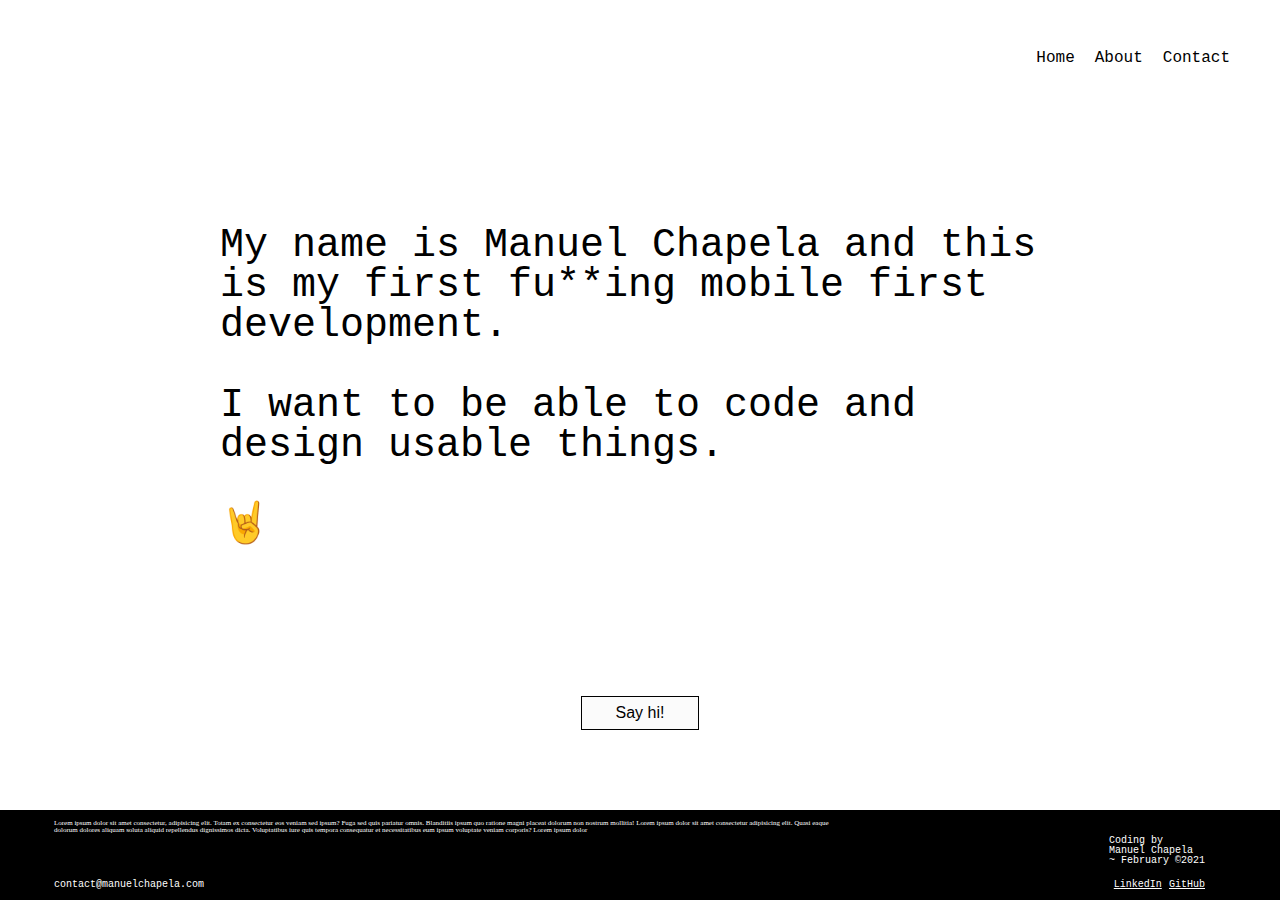
<file: index.html>
<!DOCTYPE html>
<html lang="en">
<head>
    <meta charset="UTF-8">
    <meta name="viewport" content="width=device-width, initial-scale=1.0">
    <title>Biografia</title>
    <link rel="stylesheet" href="stylePortfolio.css">
</head>
<body>
    <main class="wrapper">
         <header class=cabecera>
                     <nav class="mainMenu">
                                    <a href="index.html">Home</a>
                                    <a href="biografia.html">About</a>
                                    <!-- <a href="works.html">Trabajos</a> -->
                                    <a href="contact.html">Contact</a>
                    </nav> 
         </header>
        
        <div class="contenidoCentro">
                    <article class="textoBiografia">
                        <h2 class="textoPrincipalIndex">My name is Manuel Chapela and this is my first fu**ing mobile first development.  <br> <br> I want to be able to code and design usable things. <br> <br>&#x1F918;</h2>                        
                    </article>

                    <a class="buttonContact" href="contact.html">Say hi! </a>


                
         </div>  
    
        <footer>
            <div class="footerLeft">
                <p class="footerSmallType">Lorem ipsum dolor sit amet consectetur, adipisicing elit. Totam ex consectetur eos veniam sed ipsum? Fuga sed quis pariatur omnis. Blanditiis ipsum quo ratione magni placeat dolorum non nostrum mollitia! Lorem ipsum dolor sit amet consectetur adipisicing elit. Quasi eaque dolorum dolores aliquam soluta aliquid repellendus dignissimos dicta. Voluptatibus iure quis tempora consequatur et necessitatibus eum ipsum voluptate veniam corporis? Lorem ipsum dolor </p>
                <h3 class="footerBigType">contact@manuelchapela.com</h3>
            </div>

            <div class="footerRight">
                <p class="footerRightText">Coding by <br> Manuel Chapela <br>~ February ©2021 </p>
                <div class="footerRightIcons">
                    <a class="enlacesFooterRight" href="https://www.linkedin.com/in/manuel-chapela-33b84780/?originalSubdomain=es"> LinkedIn</a>
                    <a class="enlacesFooterRight" href="https://github.com/ManuelChapela/"> GitHub</a>
                </div>
            </div>
            

<!-- 
            <p class="footerType">Lorem ipsum dolor sit amet consectetur, adipisicing elit. Totam ex consectetur eos veniam sed ipsum? Fuga sed quis pariatur omnis. Blanditiis ipsum quo ratione magni placeat dolorum non nostrum mollitia! Lorem ipsum dolor sit amet consectetur adipisicing elit. Quasi eaque dolorum dolores aliquam soluta aliquid repellendus dignissimos dicta. Voluptatibus iure quis tempora consequatur et necessitatibus eum ipsum voluptate veniam corporis? Lorem ipsum dolor sit amet consectetur adipisicing elit. Obcaecati distinctio enim eaque ipsum debitis. Eaque obcaecati architecto aut cupiditate delectus. Earum fugiat ipsam, vel nemo voluptas ipsa dolores id qui.</p>
            <div class="ultimaLineaFooter">
                <h3>Coding by Manuel Chapela ©2021 </h3>
                <div>
                    <a href="https://www.linkedin.com/in/manuel-chapela-33b84780/?originalSubdomain=es"> <img src="img/linkedin (1).png" alt="LinkedIn"></a>
                    <a href="https://github.com/ManuelChapela/"> <img src="img/github (1).png" alt=""></a>
                </div>
            </div> -->
        </footer>
    </main>
</body>
</html>
</file>
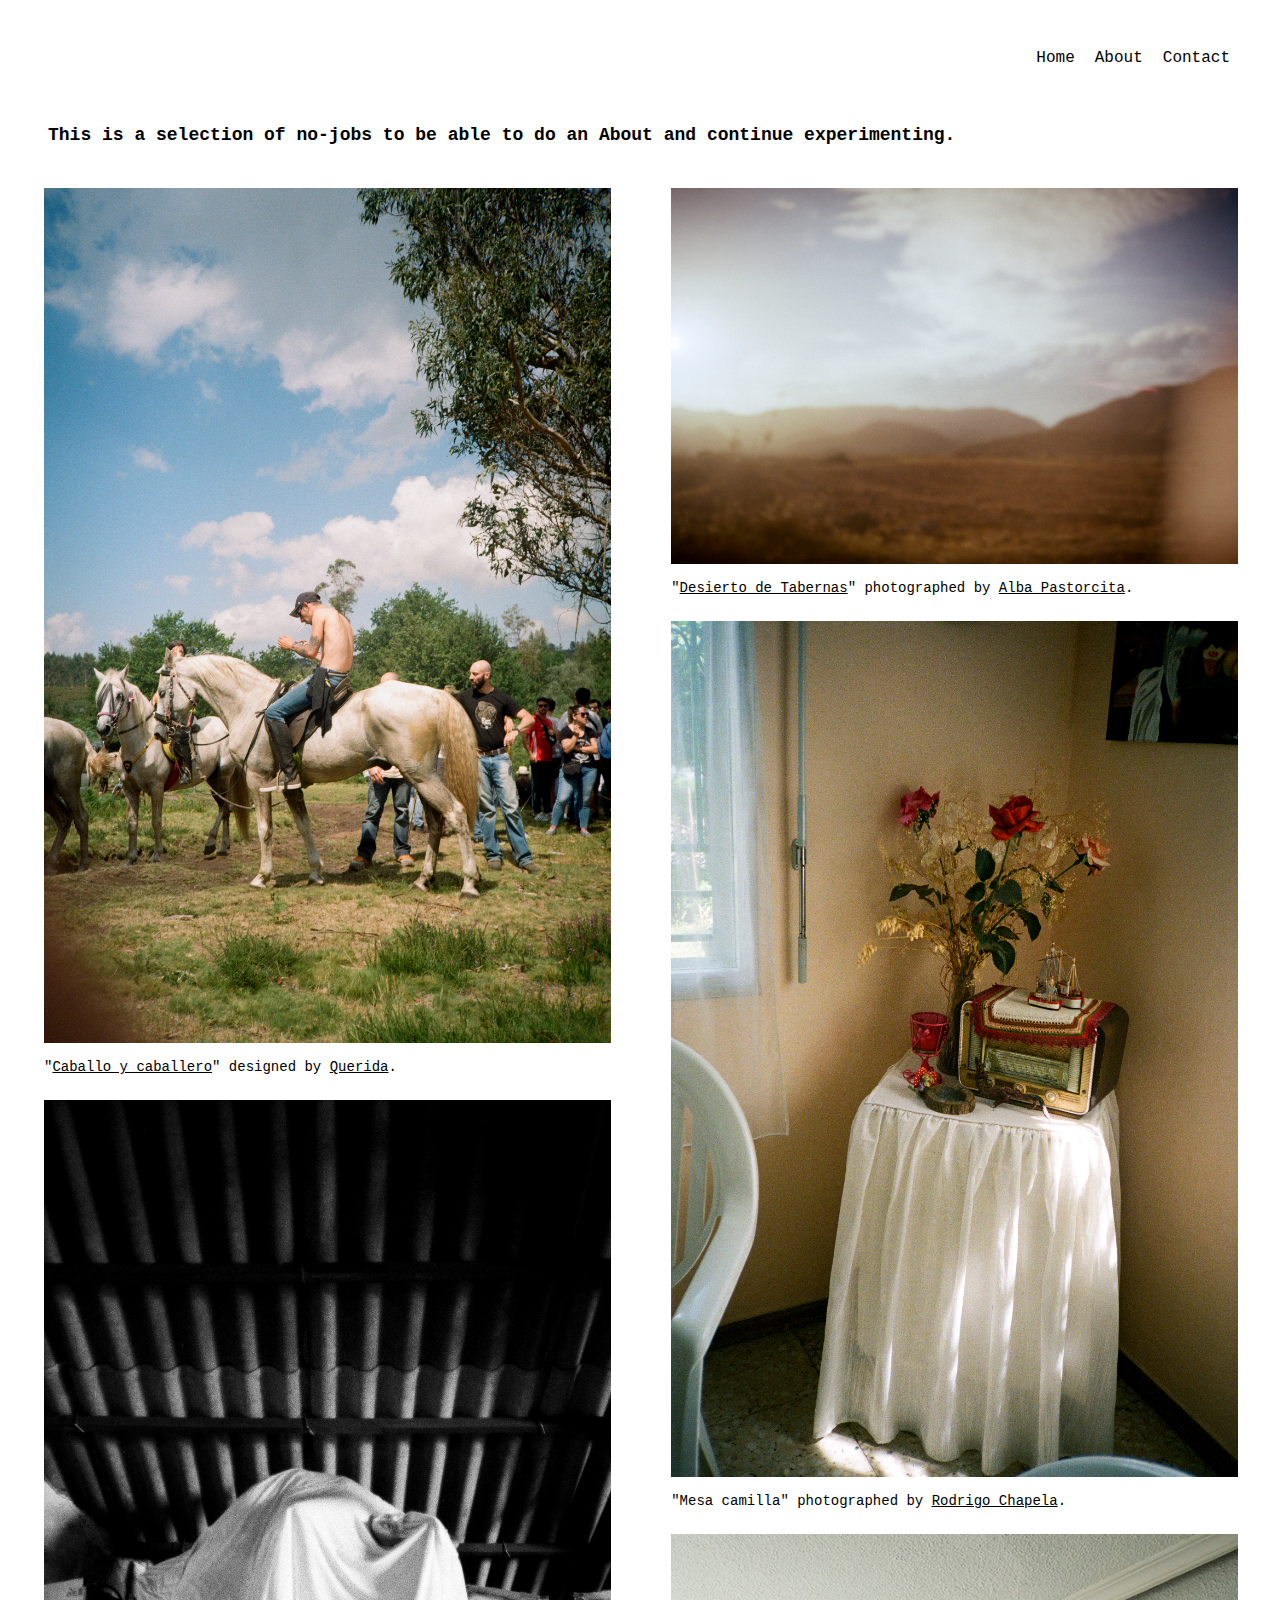
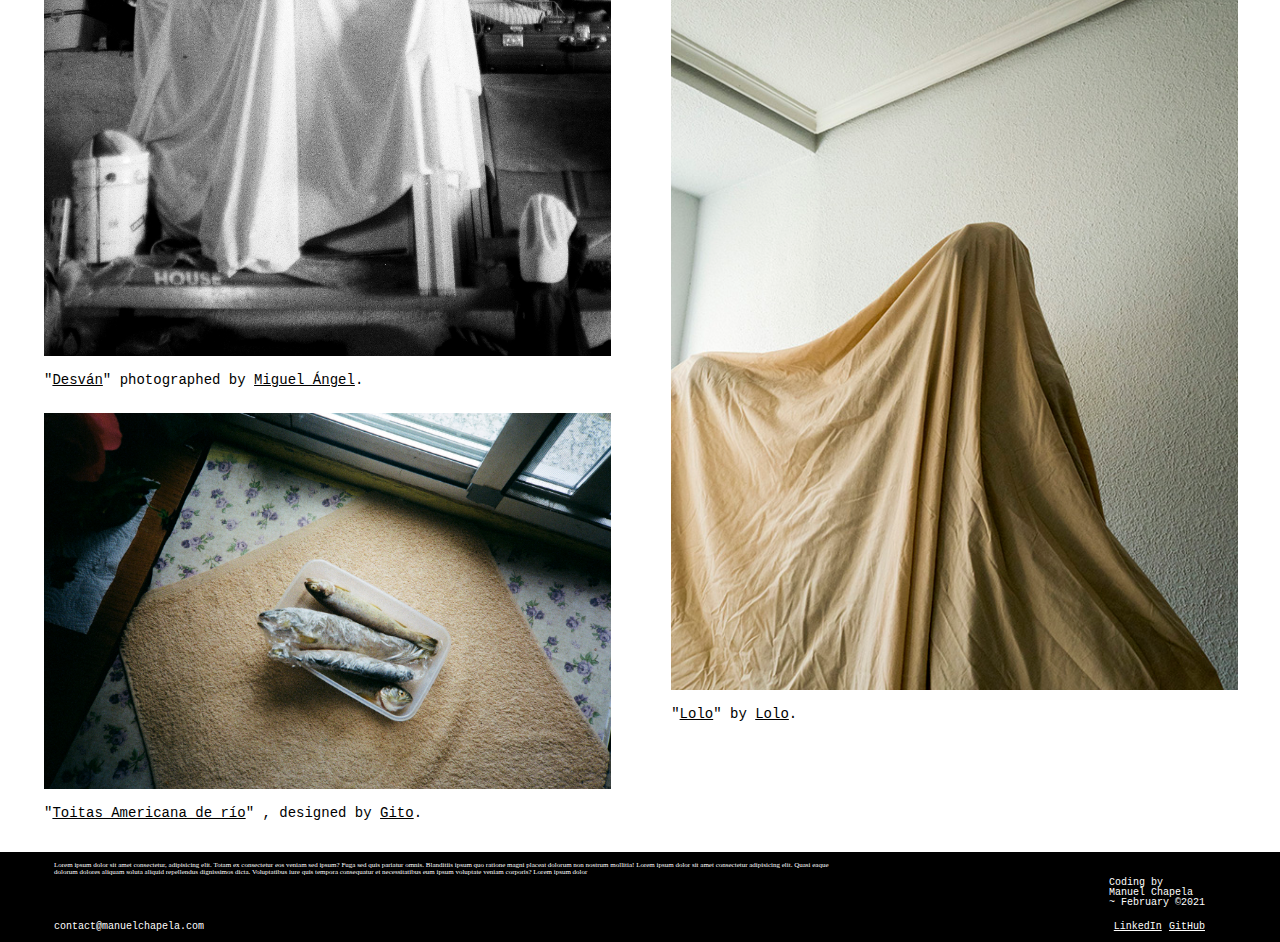
<file: biografia.html>
<!DOCTYPE html>
<html lang="en">
<head>
    <meta charset="UTF-8">
    <meta name="viewport" content="width=device-width, initial-scale=1.0">
    <title>Biografia</title>
    <link rel="stylesheet" href="stylePortfolio.css">
</head>
<body>
    <main class="wrapper">
        <header>
               <div class=cabecera>
               
                   <nav class="mainMenu">
                                   <a href="index.html">Home</a>
                                   <a href="biografia.html">About</a>
                                   <!-- <a href="works.html">Trabajos</a> -->
                                   <a href="contact.html">Contact</a>
                   </nav> 
               </div>
        </header>


        <section>
            <!-- QUITAR ESTO -->
            <div>
                <h4 class="titleBiography"> This is a selection of no-jobs to be able to do an About and continue experimenting.</h4>
            </div>

            <div class=containerArticleBiography>
                <div class="containerArticleBiographyLeft">
                    <article>
                        <img class="imagesBio" src="img/scan-18.jpg" alt="Foto 1">
                        <h4 class="textBio">"<a href="#">Caballo y caballero</a>" designed by <a href="#">Querida</a>.</h4>
                    </article>
                
                    <article>
                        <img class="imagesBio" src="img/scan-123.jpg" alt="Foto 2">
                        <h4 class="textBio">"<a href="#">Desván</a>" photographed by <a href="#">Miguel Ángel</a>.</h4>
                    </article>
                    
                    <article>
                        <img class="imagesBio" src="img/scan-8.jpg" alt="Foto 3">
                        <h4 class="textBio">"<a href="#">Toitas Americana de río</a>" , designed by <a href="#">Gito</a>.</h4>
                    </article>
                </div>

                <div class="containerArticleBiographyRight">
                    <article>
                        <img class="imagesBio" src="img/scan-12.jpg" alt="Foto 1">
                        <h4 class="textBio">"<a href="#">Desierto de Tabernas</a>" photographed by <a href="#">Alba Pastorcita</a>.</h4>
                    </article>
                    
                    <article>
                        <img class="imagesBio" src="img/scan-16.jpg" alt="Foto 1">
                        <h4 class="textBio">"<a href="#"></a>Mesa camilla" photographed by <a href="#">Rodrigo Chapela</a>.</h4>
                    </article>

                    <article>
                        <img class="imagesBio" src="img/scan-111.jpg" alt="Foto 1">
                        <h4 class="textBio ultimoTextBio">"<a href="#">Lolo</a>" by <a href="#">Lolo</a>. </h4>
                    </article>
                </div>
            </div>
        </section>

        <footer>
            <div class="footerLeft">
                <p class="footerSmallType">Lorem ipsum dolor sit amet consectetur, adipisicing elit. Totam ex consectetur eos veniam sed ipsum? Fuga sed quis pariatur omnis. Blanditiis ipsum quo ratione magni placeat dolorum non nostrum mollitia! Lorem ipsum dolor sit amet consectetur adipisicing elit. Quasi eaque dolorum dolores aliquam soluta aliquid repellendus dignissimos dicta. Voluptatibus iure quis tempora consequatur et necessitatibus eum ipsum voluptate veniam corporis? Lorem ipsum dolor </p>
                <h3 class="footerBigType">contact@manuelchapela.com</h3>
            </div>

            <div class="footerRight">
                <p class="footerRightText">Coding by <br> Manuel Chapela <br>~ February ©2021 </p>
                <div class="footerRightIcons">
                    <a class="enlacesFooterRight" href="https://www.linkedin.com/in/manuel-chapela-33b84780/?originalSubdomain=es"> LinkedIn</a>
                    <a class="enlacesFooterRight" href="https://github.com/ManuelChapela/"> GitHub</a>
                </div>
            </div>
            </footer>
    </main>
</body>
</html>
</file>
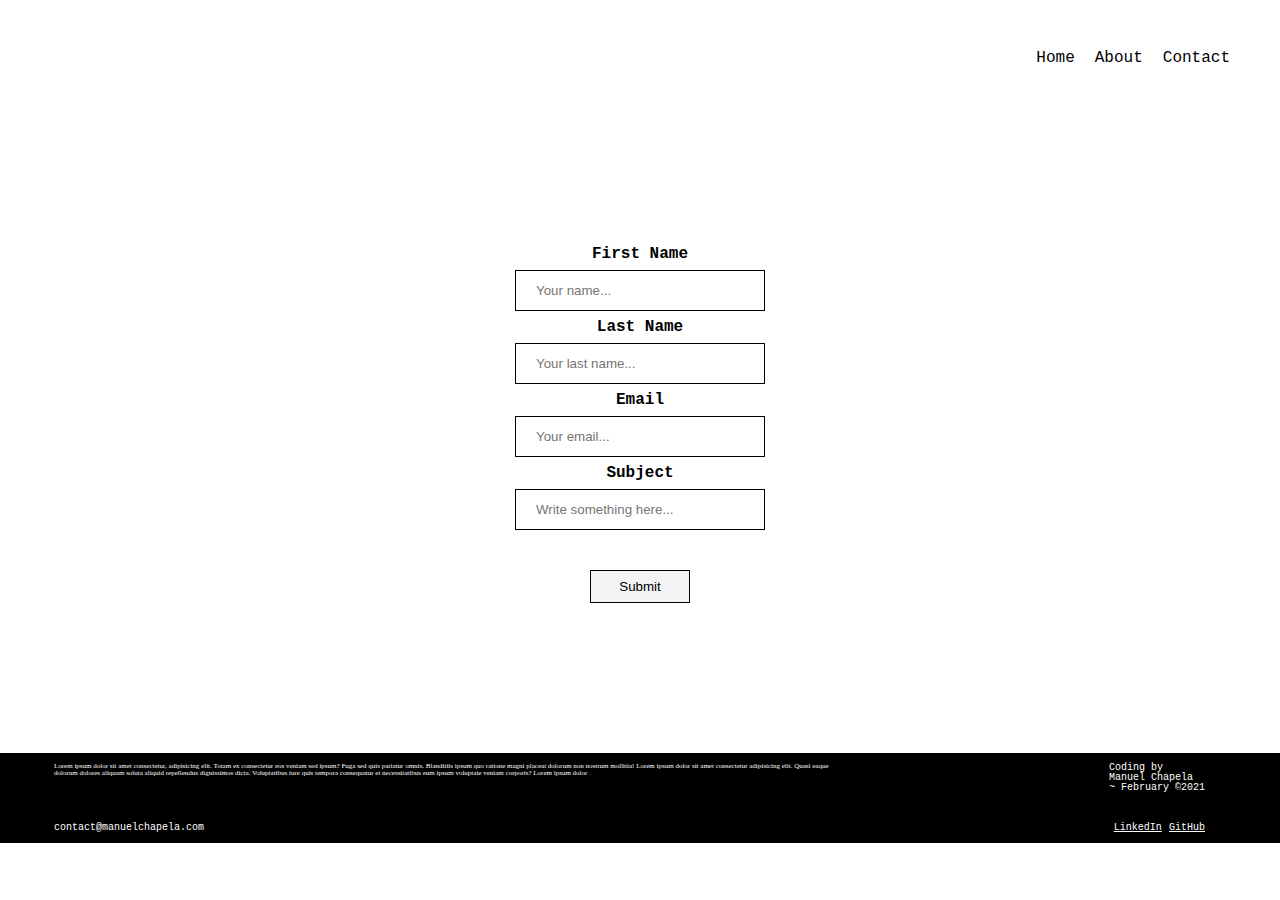
<file: contact.html>
<!DOCTYPE html>
<html lang="en">
<head>
    <meta charset="UTF-8">
    <meta name="viewport" content="width=device-width, initial-scale=1.0">
    <title>Portfolio</title>
    <link rel="stylesheet" href="stylePortfolio.css">
</head>
<body>
    <main class="wrapperContact">
        <header class=cabecera>
            <nav class="mainMenu">
                           <a href="index.html">Home</a>
                           <a href="biografia.html">About</a>
                           <!-- <a href="works.html">Trabajos</a> -->
                           <a href="contact.html">Contact</a>
           </nav> 
        </header>
            
            
        <form class="formulario">
                    <label for="fname">First Name</label>
                    <input type="text" id="fname" name="firstname" placeholder="Your name...">
                
                    <label for="lname">Last Name</label>
                    <input type="text" id="lname" name="lastname" placeholder="Your last name...">

                    <label for="email">Email</label>
                    <input type="email" id="email" name="email" placeholder="Your email...">
                
                    <label for="subject">Subject</label>
                    <input type="text" id="subject" name="subject" placeholder="Write something here...">

                    <input class="buttonHover" type="submit" value="Submit">
                    
        </form>
            

        <footer>
                <div class="footerLeft">
                    <p class="footerSmallType">Lorem ipsum dolor sit amet consectetur, adipisicing elit. Totam ex consectetur eos veniam sed ipsum? Fuga sed quis pariatur omnis. Blanditiis ipsum quo ratione magni placeat dolorum non nostrum mollitia! Lorem ipsum dolor sit amet consectetur adipisicing elit. Quasi eaque dolorum dolores aliquam soluta aliquid repellendus dignissimos dicta. Voluptatibus iure quis tempora consequatur et necessitatibus eum ipsum voluptate veniam corporis? Lorem ipsum dolor </p>
                    <h3 class="footerBigType">contact@manuelchapela.com</h3>
                </div>

                <div class="footerRight">
                    <p class="footerRightText">Coding by <br> Manuel Chapela <br>~ February ©2021 </p>
                    <div class="footerRightIcons">
                        <a class="enlacesFooterRight" href="https://www.linkedin.com/in/manuel-chapela-33b84780/?originalSubdomain=es"> LinkedIn</a>
                        <a class="enlacesFooterRight" href="https://github.com/ManuelChapela/"> GitHub</a>
                    </div>
                </div>
        </footer>
    </main>
</body>
</html>
</file>
<file: stylePortfolio.css>
/* http://meyerweb.com/eric/tools/css/reset/ 
   v2.0 | 20110126
   License: none (public domain)
*/

html, body, div, span, applet, object, iframe,
h1, h2, h3, h4, h5, h6, p, blockquote, pre,
a, abbr, acronym, address, big, cite, code,
del, dfn, em, img, ins, kbd, q, s, samp,
small, strike, strong, sub, sup, tt, var,
b, u, i, center,
dl, dt, dd, ol, ul, li,
fieldset, form, label, legend,
table, caption, tbody, tfoot, thead, tr, th, td,
article, aside, canvas, details, embed, 
figure, figcaption, footer, header, hgroup, 
menu, nav, output, ruby, section, summary,
time, mark, audio, video {
	margin: 0;
	padding: 0;
	border: 0;
	font-size: 100%;
	font: inherit;
	vertical-align: baseline;
}
/* HTML5 display-role reset for older browsers */
article, aside, details, figcaption, figure, 
footer, header, hgroup, menu, nav, section {
	display: block;
}
body {
	line-height: 1;
}
ol, ul {
	list-style: none;
}
blockquote, q {
	quotes: none;
}
blockquote:before, blockquote:after,
q:before, q:after {
	content: '';
	content: none;
}
table {
	border-collapse: collapse;
	border-spacing: 0;
}



a:link, a:visited, a:active {
    text-decoration:underline;
}


/* FLEXBOX PAGINA */
.wrapper {
    display: flex;
    flex-direction: column;
    justify-content: space-between;
    align-items: flex-end;
}

.wrapperContact {
    display: flex;
    flex-direction: column;
    justify-content: flex-start;
    height: 100%;
}







/* BARRA DE NAVEGACIÓN HEADER*/
.mainMenu {
    display: flex;
    flex-direction: row;
    margin: 40px;
    justify-content: flex-end;
    height: 10%;
}

.mainMenu a {
    margin: 10px;
    text-decoration: none;
    font-family: 'Courier New', Courier, monospace;
    color: black;
} 






/* CONTENIDO INDEX */
.textoPrincipalIndex {
    font-size: 25px;
    font-family: 'Courier New', Courier, monospace;
    margin: 125px 50px;
}


.contenidoCentro {
    display: flex;
    flex-direction: column;
    align-items: center;
    width: 100%;
 
}


/* BOTON  */
a.buttonContact {
    width: 100px;
    padding: 20px;
    margin-bottom: 40px;
    border: solid black 1px;
    padding: 8px;
    background-color: rgba(236, 236, 236, 0.2);
    margin: 40px;
    color: black;
    margin-bottom: 80px;
    text-decoration: none;
    font-family: Arial, Helvetica, sans-serif;
    text-align: center;
}
/* EFECTOS BOTON */
@keyframes bottonPlusWidth {
    0% {
        transform: none;
    }
    100% {
        transform: scale(1.15);
    }
}

.contenidoCentro a.buttonContact:hover {
    animation: bottonPlusWidth 1s;
    background-color: rgba(187, 187, 187, 0.2);
}














/* FOOTER */
footer {
    height: 90px;
    margin-bottom: 0;
    width: 100%;
    background-color: black;
    color: white;
    display: flex;
    flex-direction: row;
    align-items: inherit;
}
/* Texto largo del footer */


/* Footer izquierda CAMBIE ESTO */
.footerLeft {
    width: 70%;
    display: flex;
    flex-direction: column;
    align-items: flex-start;
    justify-content: space-between;

}
.footerSmallType {
    font-size: 6px;
    margin: 10px;
} 

.footerBigType {
    font-size: 10px;
    margin: 2.8vw 10px 10px 10px;
    font-family: 'Courier New', Courier, monospace;
    
}

/* Footer derecha */
.footerRight {
    width: 30%;
    display: flex;
    flex-direction: column;
    align-items: flex-end;
    justify-content: space-between;
    margin-right: 25px;
}
.footerRightText {
    font-size: 10px;
    font-family: 'Courier New', Courier, monospace;
    margin-top:10px
}

.footerRightIcons {
    font-size: 12px;
    margin-bottom: 10px;
    margin-top: 12px;
    font-family: 'Courier New', Courier, monospace;
}

.enlacesFooterRight  {
    text-decoration: underline;
    color: white;
    font-size: 10px;
    
}

/* --------------CONTACT */
/* FLEXBOX */


/* FORMULARIO */
.formulario {
    display: flex;
    flex-direction: column;
    align-items: center;
    margin: 20px 20px;
}

form.formulario {
    width: 250px;
    padding: 10px;
    margin: auto;
    margin-top: 120px;
    margin-bottom: 140px;
}

form label {
    font-family: 'Courier New', Courier, monospace;
    font-weight: bold;
    display: inline-block;
}

form input[type="text"],
form input[type="email"]{
    width: 250px;
    padding: 12px 20px;
    margin: 8px 0;
    display: inline-block;
    border: 1px solid black;
    box-sizing: border-box;
}

form input[type="textarea"] {
    width:250px;
    height: 100px;
    padding: 12px 20px;
    margin: 8px 0;
    display: inline-block;
    border: 1px solid black;
    box-sizing: border-box;
	/*resize: vertical | horizontal | none | both*/
	resize:none;
	display:block;
}


form input[type="submit"] {
    width:100px;
	padding:8px 16px;
	margin-top:32px;
	border:1px solid black;
    display:block;
    position: center;
	color: black;
    background-color: rgba(236, 236, 236, 0.603);
}
.buttonHover:hover {
    /* background-color: rgba(175, 175, 175, 0.603); */
    font-weight: bold;
    border: 2px solid black;

}



/* BIOGRAFIA */
/* IMAGENES BIO */

.containerArticleBiography {
    display: flex;
    flex-direction: column;
    width: 90%;
   
}

.imagesBio {
    width: 100%;
    margin: 14px;
}

.textBio {
    font-family: 'Courier New', Courier, monospace;
    font-size: 14px;
    margin-left: 14px;
    margin-bottom: 12px;
}

.titleBiography {
    font-family: 'Courier New', Courier, monospace;
    font-size: 16px;
    margin: 10px 17px;
    font-weight: bold;
}

.containerArticleBiographyLeft a, 
.containerArticleBiographyRight a  {
    text-decoration: underline;
    color: black;
}

.ultimoTextBio {
    margin-bottom: 40px;
}


 

    /* .wrapper {
      width: 360px auto;
      display: flex;
      flex-direction: row;
    }

    .textoBiografia {
        font-size: 20px;
    } */ 

    /* .imagenBiografia {
        display:flex;
        width: 40%;
        margin: 10px;     
    } */

    /* .imagenBiografia img {
        max-width: 300px;
    } */

    /* .textoBiografia {
        display: flex;
        width: 60%;
        margin: 10px;
    } */
  




 /* De 360 a 960px */ 
 @media screen and (min-width: 361px) {





    
.textoPrincipalIndex {
    font-size: 25px;
    font-family: 'Courier New', Courier, monospace;
    margin: 235px 50px;
}









 }


@media screen and (min-width: 500px) {
    
    /* .footerRightIcons{
       margin-top: 20px;
   }   */
   .footerSmallType {
    font-size: 6px;
    /* margin: 5px 54px; */ 
    margin-right: 3vw;
    margin-left: 54px
} 


.footerBigType {
    margin-left: 54px;
}
.footerRightText {
    margin-right: 50px;
    margin-top:10px;
}

.footerRightIcons {
    margin-right: 50px;
}


.containerArticleBiography {
    display: flex;
    flex-direction: row;
    width: 95%;
   /* ESTE ES EL CONTENEDOR QUE TENGO QUE PONER EN EL KEYFRAME IPAD */
} 

.containerArticleBiographyLeft, 
.containerArticleBiographyRight  {
    display: flex;
    flex-direction: column;
    margin: 20px 30px;
    align-items: flex-start;
    justify-content: flex-start;
    width: 50%;
}

.titleBiography {
    margin: 12px 43px;
}

 }


  /* Más de 960px */ 
 @media screen and (min-width: 960px) {  
    .textoPrincipalIndex {
        font-size: 40px;
        font-family: 'Courier New', Courier, monospace;
        margin: 110px 220px;
    }

    .footerSmallType {
        font-size: 7px;
        margin: 10px 54px;
        margin-right: 3vw;
        
    }

    .titleBiography {
        font-family: 'Courier New', Courier, monospace;
        font-size: 18px;
        margin: 10px 48px;
        font-weight: bold;
    }

    .containerArticleBiography {
        display: flex;
        flex-direction: row;
        width: 98%;
    }



}
</file>
